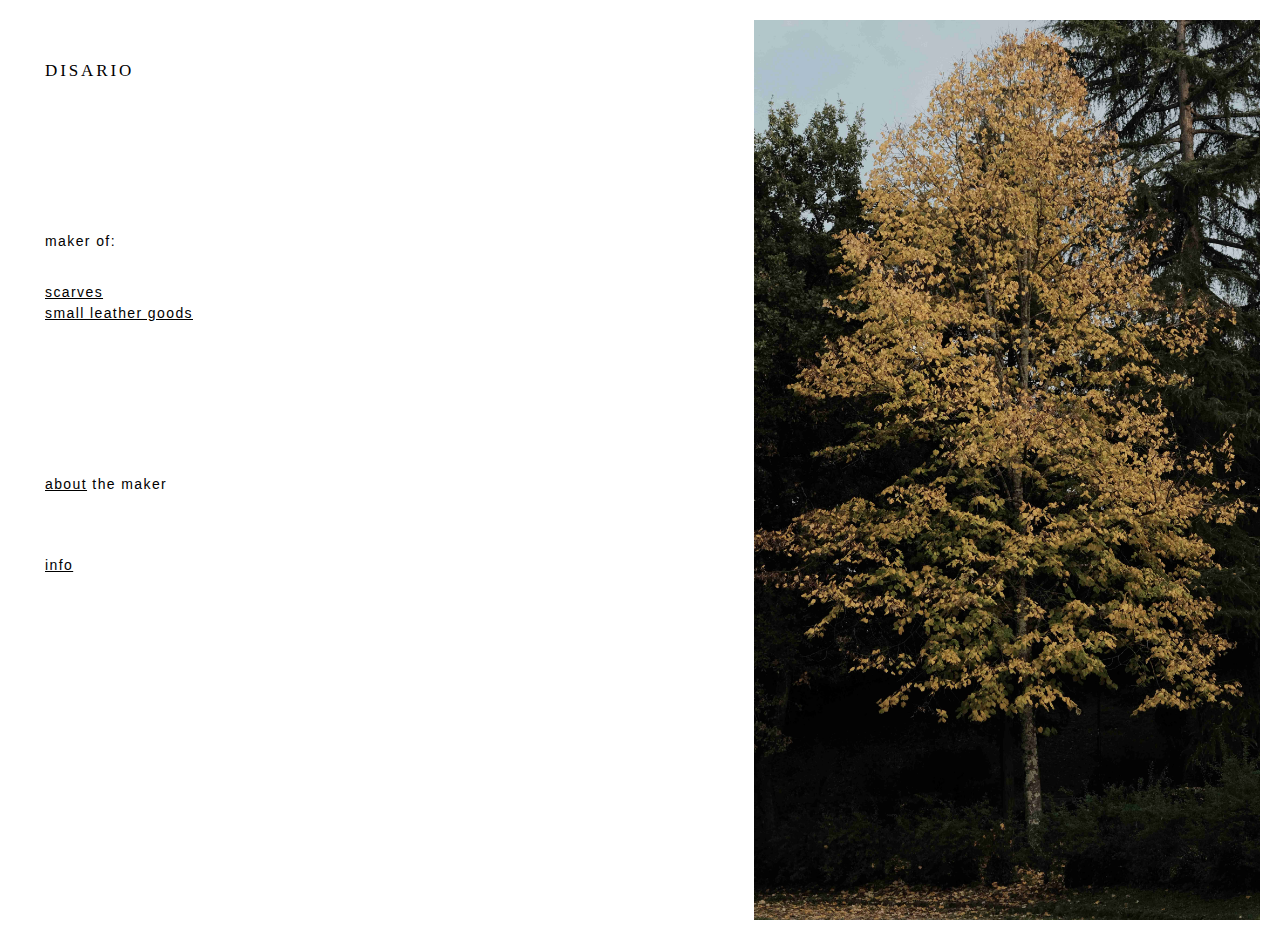
<file: index.html>
<!DOCTYPE html>
<html>
<head>
	<meta charset="utf-8">
	<meta name="viewport" content="width=device-width, initial-scale=1">
	<title>Disario</title>
	<link rel="shortcut icon" type="image/png" href="images/favicon-disario2023.png">
	<link rel="stylesheet" type="text/css" href="index.css">
</head>
<body>
	<div class="content-box">

		<div class="horizontal-wrapper">
				<div class='horizontal-space'> </div>

				<div class="vertical-wrapper">
					<div class='vertical-space1' ></div>

					<div class="sections-v-wrapper">
							<div class="section-left">

							<header class="header">
									<a href="./" style="text-decoration: none;">	<h1>Disario</h1> </a>
		 					</header>
								<p style="padding-top: 150px;
								margin: 0;"> maker of:</p>
								
								<nav class="nav-menu"> 
								  			<ul>
													<li><a href="scarves"> scarves </a></li>
													<li><a href="small leather goods"> small leather goods </a></li>
											</ul>


													
								</nav>

								<div class="about"> <a href="about">about</a> the maker </div>

								<div class="info"> <a href="info">info</a> </div>
 

							</div>

							<div class="section-middle">
								
							</div>

							<div class="section-right">
								<img src="images/fall_tree.jpg" 	style="width: 100%;
																height: 100%;
																object-fit: cover;
																object-position: center;" >
							</div>
					</div>
					
					<div class='vertical-space2' ></div>

				</div>

		</div>



	</div>


	<div class="small-version">
		<header class="header-small">
						<a href="./" style="text-decoration: none;">	<h1>Disario</h1> </a>
		 </header>
			
		<div class="picture-box">
							<img src="images/fall_tree.jpg" 	style="width: 100%;
																height: 100%;
																object-fit: cover;
																object-position: center;" >
							
		</div>


		<div class="information-box">
			<nav class="nav-menu-small"> 

					<ul>
															<li><a href="scarves"> scarves </a></li>
															<li><a href="small leather goods"> small leather goods </a></li>
					</ul>
			</nav>
			<br>
			<br>
			<br>
			<br>
			<div class="about-small"> <a href="about">about</a> the maker </div>
			<br>
			<br>
			<div class="info-small"> <a href="info">info</a> </div>
		</div>



	</div>
</body>
</html>
</file>
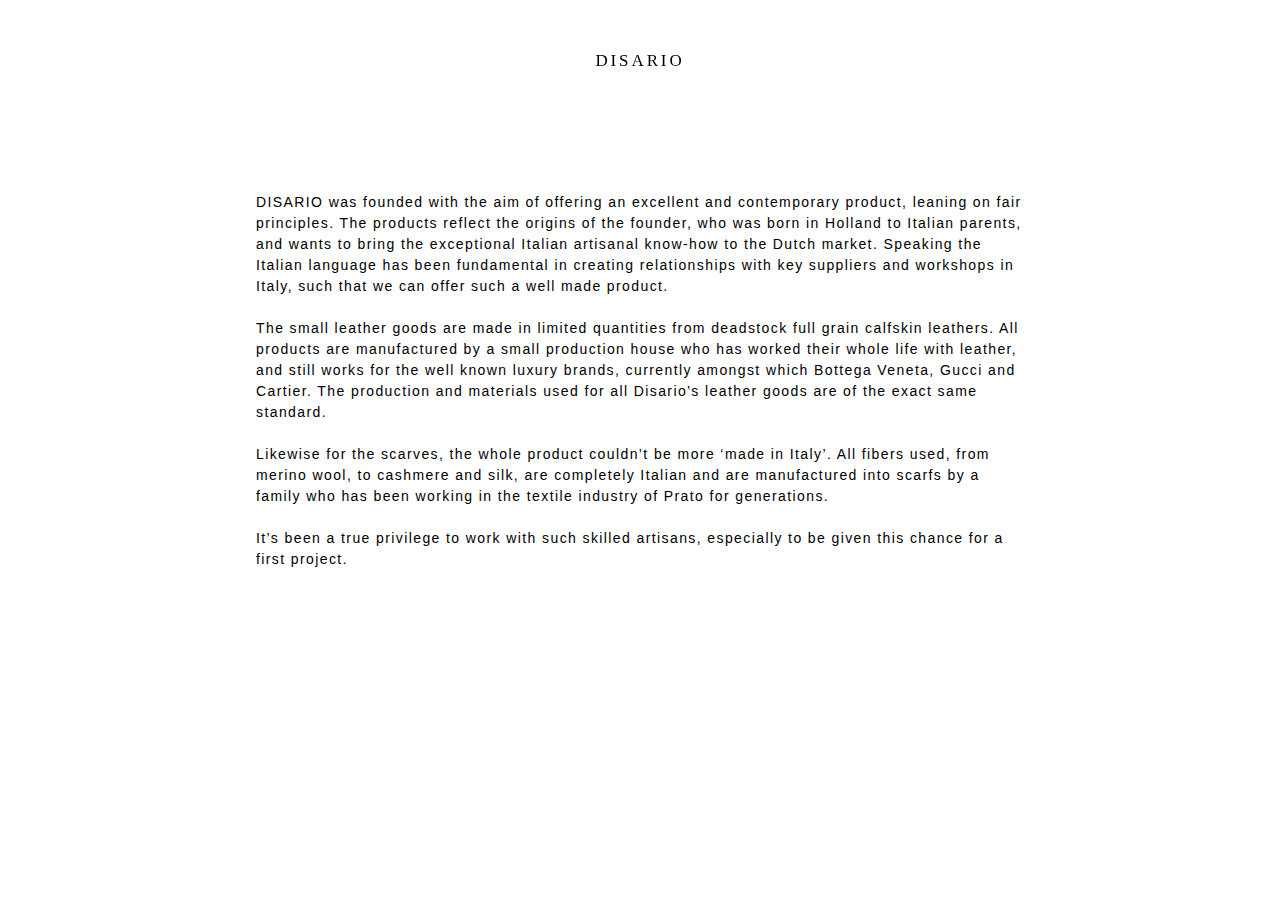
<file: about.html>
<!DOCTYPE html>
<html>
<head>
	<meta charset="utf-8">
	<meta name="viewport" content="width=device-width, initial-scale=1">
	<title>About</title>
	<link rel="shortcut icon" type="image/png" href="images/favicon-disario2023.png">
	<link rel="stylesheet" type="text/css" href="about.css">
</head>
<body>
	<div class="content-box">
				<header class="header">
						<a href="./" style="text-decoration: none;">	<h1>Disario</h1> </a>
		 		</header>

				<div class="text-box"> 
					<p> DISARIO was founded with the aim of offering an excellent and contemporary product, leaning on fair principles. The products reflect the origins of the founder, who was born in Holland to Italian parents, and wants to bring the exceptional Italian artisanal know-how to the Dutch market. Speaking the Italian language has been fundamental in creating relationships with key suppliers and workshops in Italy, such that we can offer such a well made product.
					<br>
					<br>

					The small leather goods are made in limited quantities from deadstock full grain calfskin leathers. All products are manufactured by a small production house who has worked their whole life with leather, and still works for the well known luxury brands, currently amongst which Bottega Veneta, Gucci and Cartier. The production and materials used for all Disario’s leather goods are of the exact same standard. 
					<br>
					<br>
					Likewise for the scarves, the whole product couldn’t be more ‘made in Italy’. All fibers used, from merino wool, to cashmere and silk, are completely Italian and are manufactured into scarfs by a family who has been working in the textile industry of Prato for generations.

					<br>
					<br>
					It’s been a true privilege to work with such skilled artisans, especially to be given this chance for a first project.
					

					</p>

				</div>

	</div>


</body>
</html>
</file>
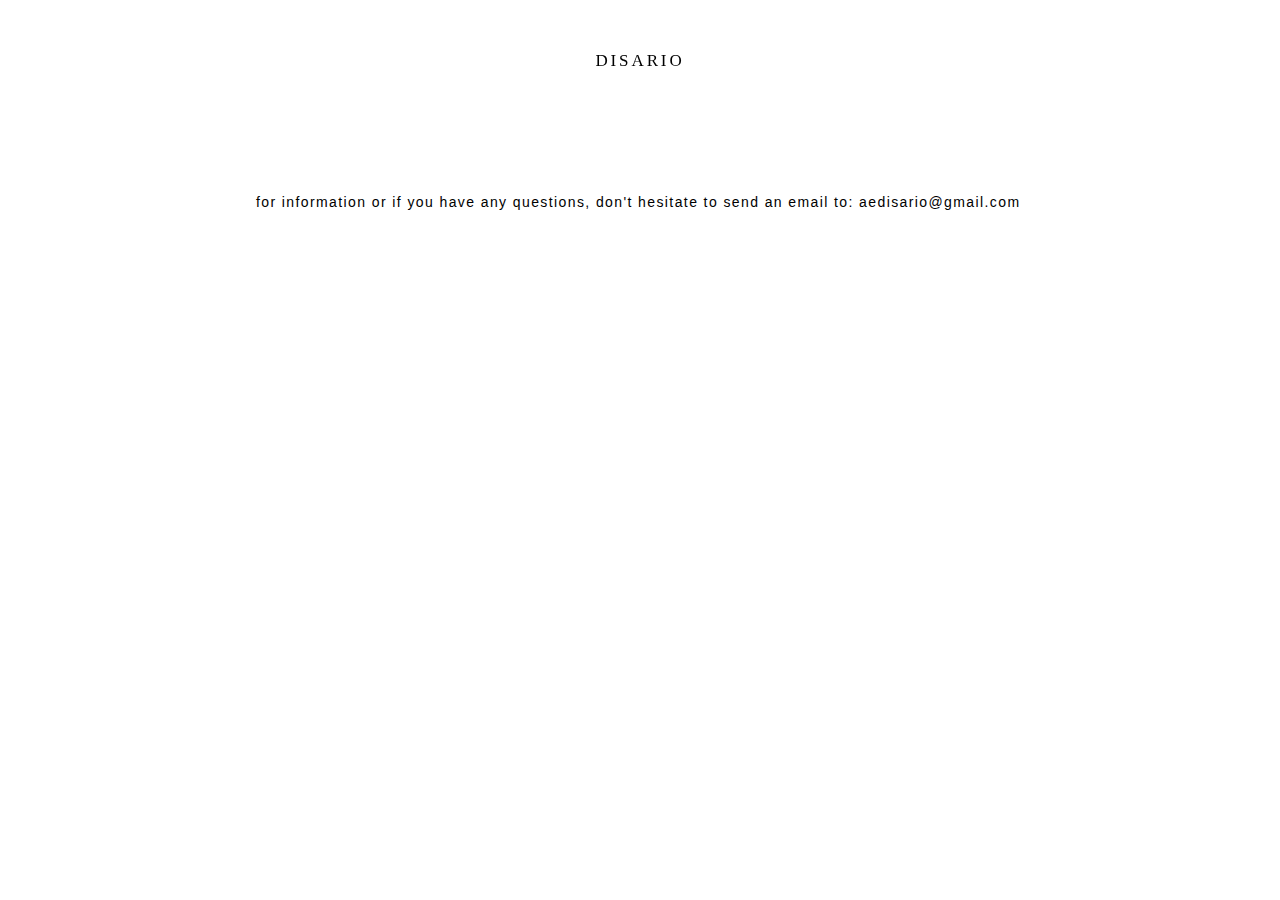
<file: info.html>
<!DOCTYPE html>
<html>
<head>
	<meta charset="utf-8">
	<meta name="viewport" content="width=device-width, initial-scale=1">
	<title>Info</title>
<link rel="shortcut icon" type="image/png" href="images/favicon-disario2023.png">
	<link rel="stylesheet" type="text/css" href="about.css">
</head>
<body>
	<div class="content-box">
				<header class="header">
						<a href="./" style="text-decoration: none;">	<h1>Disario</h1> </a>
		 		</header>

				<div class="text-box"> 
					<p> for information or if you have any questions, don't hesitate to send an email to: aedisario@gmail.com
						 


					</p>
				</div>

	</div>


</body>
</html>
</file>
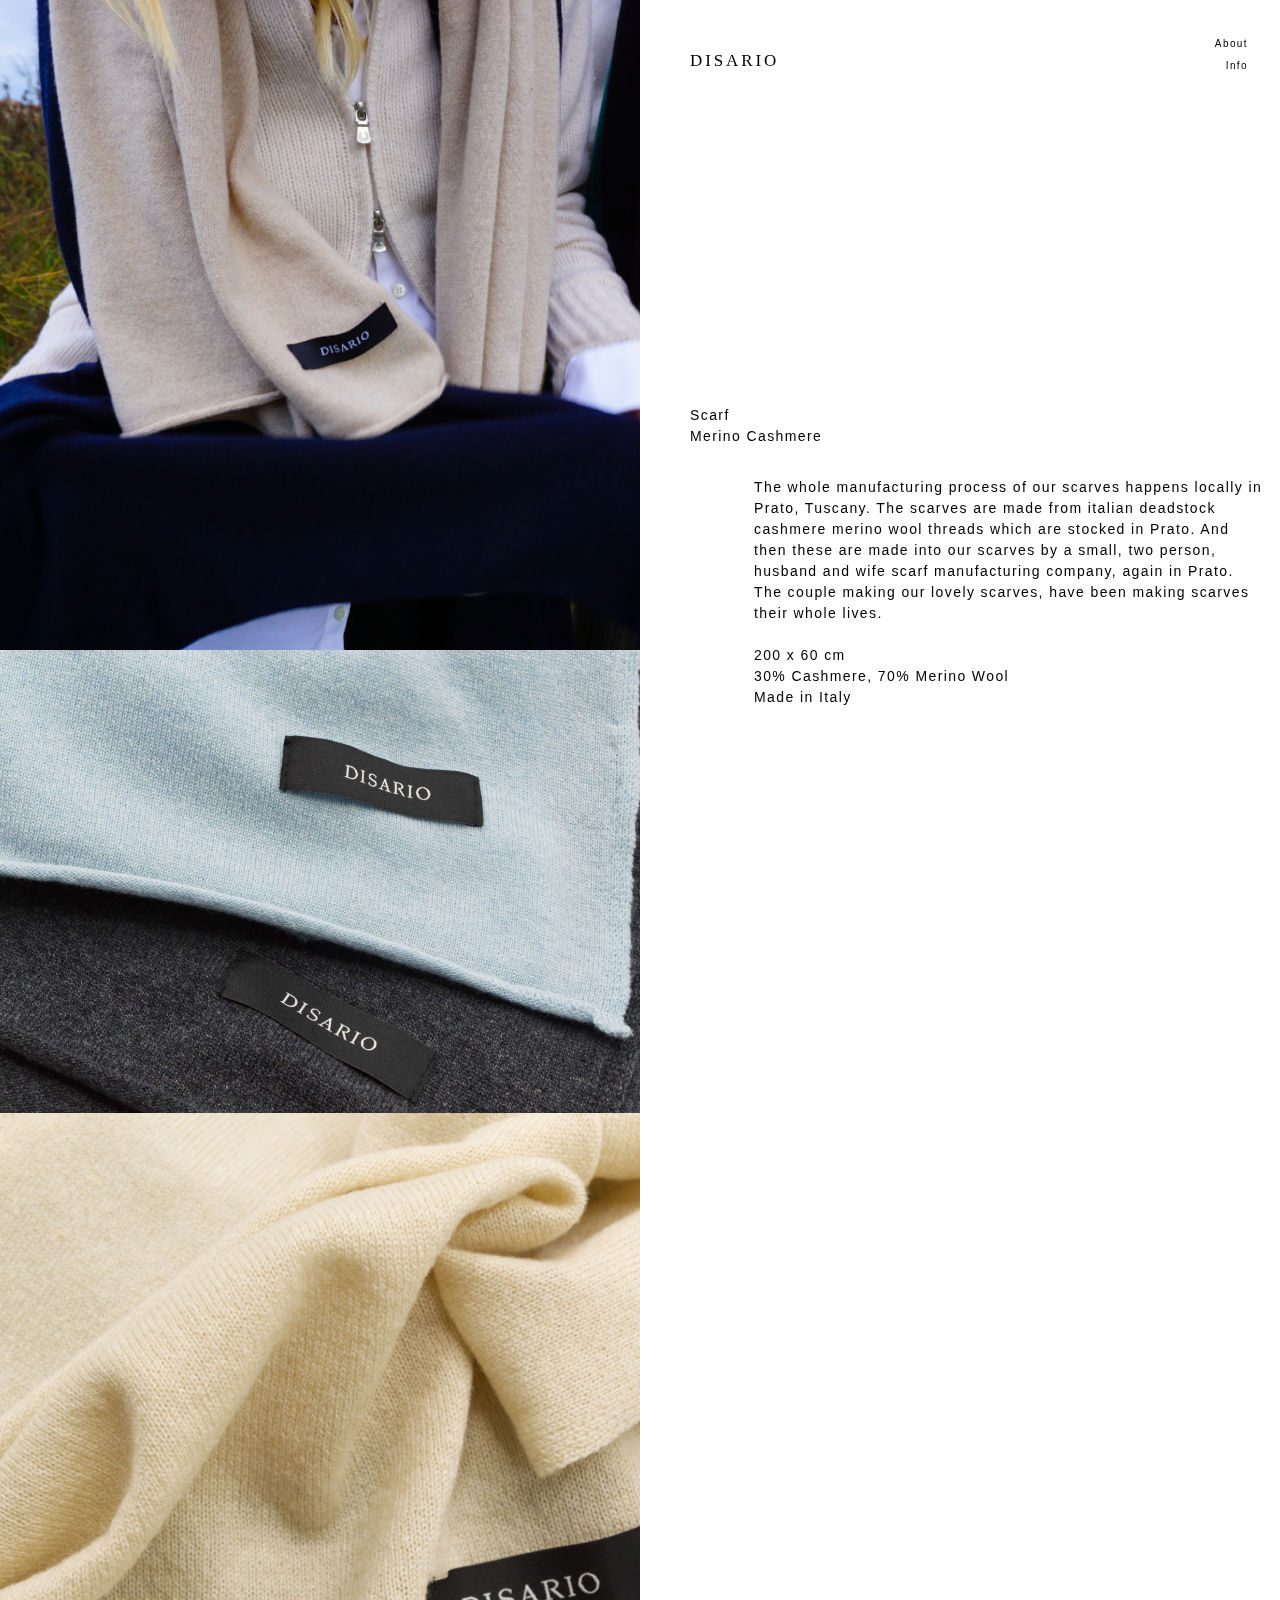
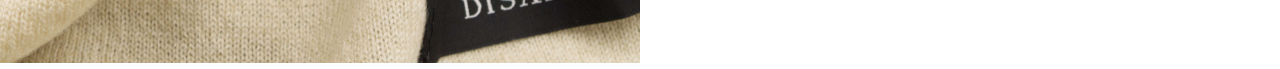
<file: scarves.html>
<!DOCTYPE html>
<html>
<head>
	<meta charset="utf-8">
	<meta name="viewport" content="width=device-width, initial-scale=1">
	<title>Scarves</title>
	<link rel="shortcut icon" type="image/png" href="images/favicon-disario2023.png">
	<link rel="stylesheet" type="text/css" href="items.css">
	<link rel="stylesheet"
  	href="https://cdn.jsdelivr.net/npm/swiper@9/swiper-bundle.min.css">
</head>
<body>
	<div class="content-box">
			

	</div>

	<div class="content-block">
					<nav class="menu">
						<ul>
									<li><a href="about">About</a></li>
									<li><a href="info">Info</a></li>
								</ul>
					</nav>


					<div class="left-block">
						<div class="first-picture"> <img src="images/henni.jpg" style="width:100%;
													height: 100%;
													object-fit: cover;
													object-position: center;" >  </div>
						<div class="second-picture"> <img src="images/scarf_grey-blue_detail.jpg" style="width:100%;
													height: 100%;
													object-fit: cover;
													object-position: center;" >   </div>
						<div class="third-picture">  <img src="images/scarf_beigeclose.jpg" style="width:100%;
													height: 550px;
													object-fit: cover;
													object-position: center;" >   </div>
					</div>

					<div class="right-block">
								<header class="header">
											<a href="./" style="text-decoration: none;"> <h1>Disario</h1> </a>
		 						</header>
		

						<div class="product-description-container"> 
							<div class="product-title">
								

								<p> Scarf
									<br>
									Merino Cashmere
								</p>
							
									<p id="belt-description" style="text-align: left; margin-left:10%; margin-right: 10%; margin-top:30px ;">
										The whole manufacturing process of our scarves happens locally in Prato, Tuscany. The scarves are made from  italian deadstock cashmere merino wool threads which are stocked in Prato. And then these are made into our scarves by a small, two person, husband and wife scarf manufacturing company, again in Prato. The couple making our lovely scarves, have been making scarves their whole lives.


										<br>
										<br>
										200 x 60 cm
										<br>
										30% Cashmere, 70% Merino Wool
										<br>
										Made in Italy
										
										</p>
									
						
									</div>

						</div>
					</div>
				
				</div>	


		<div class = 'wrapper'>

					<header>
						<a href="./" style="text-decoration: none;">  <h1>Disario</h1> </a>
					</header>	
							
						<nav class="menu">
								<ul>
									<li><a href="about">About</a></li>
									<li><a href="info">Info</a></li>
								</ul>
						</nav>


							<div class="swiper" >
									  <!-- Additional required wrapper -->
									  <div class="swiper-wrapper">
									    <!-- Slides -->
									    
									    <div class="swiper-slide">
									    	<img src="images/scarf_grey-blue_detail.jpg" style="width:100%;
													height: 60vh;
												    object-fit: cover;
													object-position: center;" >
									    </div>

									    <div class="swiper-slide">
									    	<img src="images/henni.jpg" style="width:100%;
													height: 60vh;
												    object-fit: cover;
													object-position: center;" >
									    </div>

									    <div class="swiper-slide">
									    	<img src="images/scarf_beigeclose.jpg" style="width:100%;
													height: 60vh;
												    object-fit: cover;
													object-position: center;" >
									    </div>

									   
									  </div>
									  <!-- If we need pagination -->
									  

									    <!-- If we need navigation buttons -->
			  

									  <!-- If we need scrollbar -->
									  
							</div>

							
							<div class="description_box">
								<div class="product-description">

	
									<p> Scarf
									<br>
									Merino Cashmere
								</p>
							
									<p id="belt-description" style="text-align: left; margin-left:10%; margin-right: 10%; margin-top:30px ;">
										The whole manufacturing process of our scarves happens locally in Prato, Tuscany. The scarves are made from  italian deadstock cashmere merino wool threads which are stocked in Prato. And then these are made into our scarves by a small, two person, husband and wife scarf manufacturing company, again in Prato. The couple making our lovely scarves, have been making scarves their whole lives.


										<br>
										<br>
										200 x 60 cm
										<br>
										30% Cashmere, 70% Merino Wool
										<br>
										Made in Italy
										
										</p>
											</div>
									 	
								</div>

							</div>

				</div>
				
				<script src="https://cdn.jsdelivr.net/npm/swiper@9/swiper-bundle.min.js"></script>
							<script>
									const swiper = new Swiper('.swiper', {
									  // Optional parameters
									  direction: 'horizontal',
									  

									  // If we need pagination
									  pagination: {
									    el: '.swiper-pagination',
									  },

									  // Navigation arrows
									  navigation: {
									    nextEl: '.swiper-button-next',
									    prevEl: '.swiper-button-prev',
									  },

									  // And if we need scrollbar
									  scrollbar: {
									    el: '.swiper-scrollbar',
									  },
									});
							</script>



</body>
</html>
</file>
<file: index.css>
body{
	background: white;
	margin: 0;
	font-size: 14px;
    line-height: 1.5em;
    font-family: p22-underground, montserrat ,sans-serif;
    font-weight: 200;
    letter-spacing: 0.10em;
    color: #000;
}

.content-box{
    position: absolute;
    width: 100%;
    min-height: 100%;
    top: 0;
    left: 0;
}

.horizontal-wrapper{
    display: flex;
    flex-direction: column;
}

.horizontal-space{
    height: 20px;
}


.vertical-wrapper{
    display: flex;
    flex-direction: row;
}

.vertical-space1{
    width: 45px;
    background: white;
}

.vertical-space2{
    width: 20px;
    background: white;
}

.sections-v-wrapper{
    flex: 1;
    display: flex;
    flex-direction: row;
    justify-content: space-between;
}

.section-left{
    width: calc(100% / 12 * 3.5);
    min-height: 100vh;

}

.section-middle{
    width: calc(100% / 12 * 3);
   
}

.section-right{
    width: calc(100% / 12 * 5);
   
}

.header{
    margin-top: 40px;
}

.header h1{
    margin: 0;
    font-size: 17px;
    text-transform: uppercase;
    font-weight: 200;
    letter-spacing: .17em;
    font-family: Palatino;
    color: #000;
    text-decoration: none;

}

.nav-menu{
    padding-top: 30px;

}

.nav-menu ul{
    list-style-type: none;
    margin: 0;
    padding: 0;
}

.nav-menu ul li a{
    color: black;

}

.about{
    padding-top: 150px;
}

.about a{
     color: black;
}

.info{
    padding-top: 60px;
}

.info a{
     color: black;
}

@media only screen and (max-width: 768px){
    .content-box{
        display: none;
    }

.small-version header{
    width: 100%;
    position: fixed;
    text-align: center;
    top: 50px;
    z-index: 10;
}

.small-version header h1{
    margin: 0;
    font-size: 16px;
    text-transform: uppercase;
    font-weight: 50;
    letter-spacing: .19em;
    font-family: Palatino;
    color: #000;
}

.picture-box{
        margin-top: 20vh;
        height: 60vh;
        width: auto;

    }

.information-box{
    margin-top: 10vh;
    margin-left: 10%;
    margin-right: 10%;

    height: 30vh;
    margin-bottom: 10vh;
}    

.info-small a{
     color: black;
}

.about-small a{
     color: black;
}

.nav-menu-small ul{
    list-style-type: none;
    margin: 0;
    padding: 0;
}

.nav-menu-small ul li a{
    color: black;

}
}

@media only screen and (min-width: 768px){
.small-version{
    display: none;
}



}
</file>
<file: about.css>
body{
	background: white;
	margin: 0;
	font-size: 14px;
    line-height: 1.5em;
    font-family: p22-underground, montserrat ,sans-serif;
    font-weight: 200;
    letter-spacing: 0.10em;
    color: #000;
}

.content-box{
    position: absolute;
    width: 100%;
    min-height: 100%;
    top: 0;
    left: 0;
}

.header{
        width: 100%;
        position: fixed;
        text-align: center;
        margin-top: 50px;
        
}

.header h1{
    margin: 0;
    font-size: 17px;
    text-transform: uppercase;
    font-weight: 200;
    letter-spacing: .17em;
    font-family: Palatino;
    color: #000;
    text-decoration: none;
}

.text-box{
    padding-top: calc(50px + 10%);
    margin-left: 20%;
    margin-right: 20%;
    margin-bottom: 250px;
}

@media only screen and (max-width: 768px){
        .text-box{ padding-top: calc(50px + 50%) }

    }
</file>
<file: items.css>
body{
	background: white;
	margin: 0;
	font-size: 14px;
    line-height: 1.5em;
    font-family: p22-underground, montserrat ,sans-serif;
    font-weight: 200;
    letter-spacing: 0.10em;
    color: #000;
}

.header{
        width: 100%;
        position: fixed;
        margin-top: 50px;
        padding-left: 50px;
        z-index: 5;
}

.header h1{
    margin: 0;
    font-size: 17px;
    text-transform: uppercase;
    font-weight: 200;
    letter-spacing: .17em;
    font-family: Palatino;
    color: #000;
    text-decoration: none;
}

.content-block{
    display: flex;
    flex-direction: row;
}

.menu{
    width: 100%;
    text-align: right;
    color: black;
    position: fixed;
    z-index: 5;
    padding-top: 2rem;
}

.menu ul{
    list-style-type: none;
    margin-right: 2rem;
    margin-top: 0;
    padding: 0;
   
}

.menu ul li a{
    text-decoration: none;
    color: black;
    font-size: 10px;

}

#collectionlist{
    
    padding-top: .5em;
    padding-bottom: .5em;
    padding-left: 1em;
}


.left-block{
    display: flex;
    flex-direction: column;
    width: 50%;
    min-height: 100vh;
}

.first-picture{
    max-height: 650px;
}

.second-picture{
    max-height: 650px;
}

.third-picture{
    max-height: 650px;
}

.right-block{
    flex: 1;
    
   }

.product-description-container{
    top: 45%;
    position: sticky;
    height: 300px;
    padding-left: 50px;
    /* background: lightblue; */
    width: 100%;
}


.product-title{
    margin-left:0 ;
    margin-bottom: 50px;
}

.product-title p{
    margin: 0;
    text-align: left;

}


@media only screen and (min-width: 767px){
    .wrapper{
        display: none;
    }
}


@media only screen and (max-width: 768px){
    .content-block{
        display: none;
    }

}

@media only screen and (max-width: 768px){

    .swiper{
    height: 60vh;
    width: 100%;
}

.wrapper{
    display: flex;
    flex-direction: column;
}

.wrapper header{
    width: 100%;
    position: fixed;
    text-align: center;
    top: 33px;
    z-index: 10;
}

.wrapper header h1{
    margin: 0;
    font-size: 16px;
    text-transform: uppercase;
    font-weight: 50;
    letter-spacing: .19em;
    font-family: Palatino;
    color: #000;
}


.wrapper menu{
    padding-top: 1 rem;
    padding-left: .5rem;
    color: black;
    position: fixed;
    z-index: 5}

.wrapper menu ul li a {
    text-decoration: none;
    color: black;
    font-size: 9px;   }


.description-box{
    
    min-height: 40vh;
    width: 100%;

}

.product-description{
padding-top: 30px;
}

}
</file>
